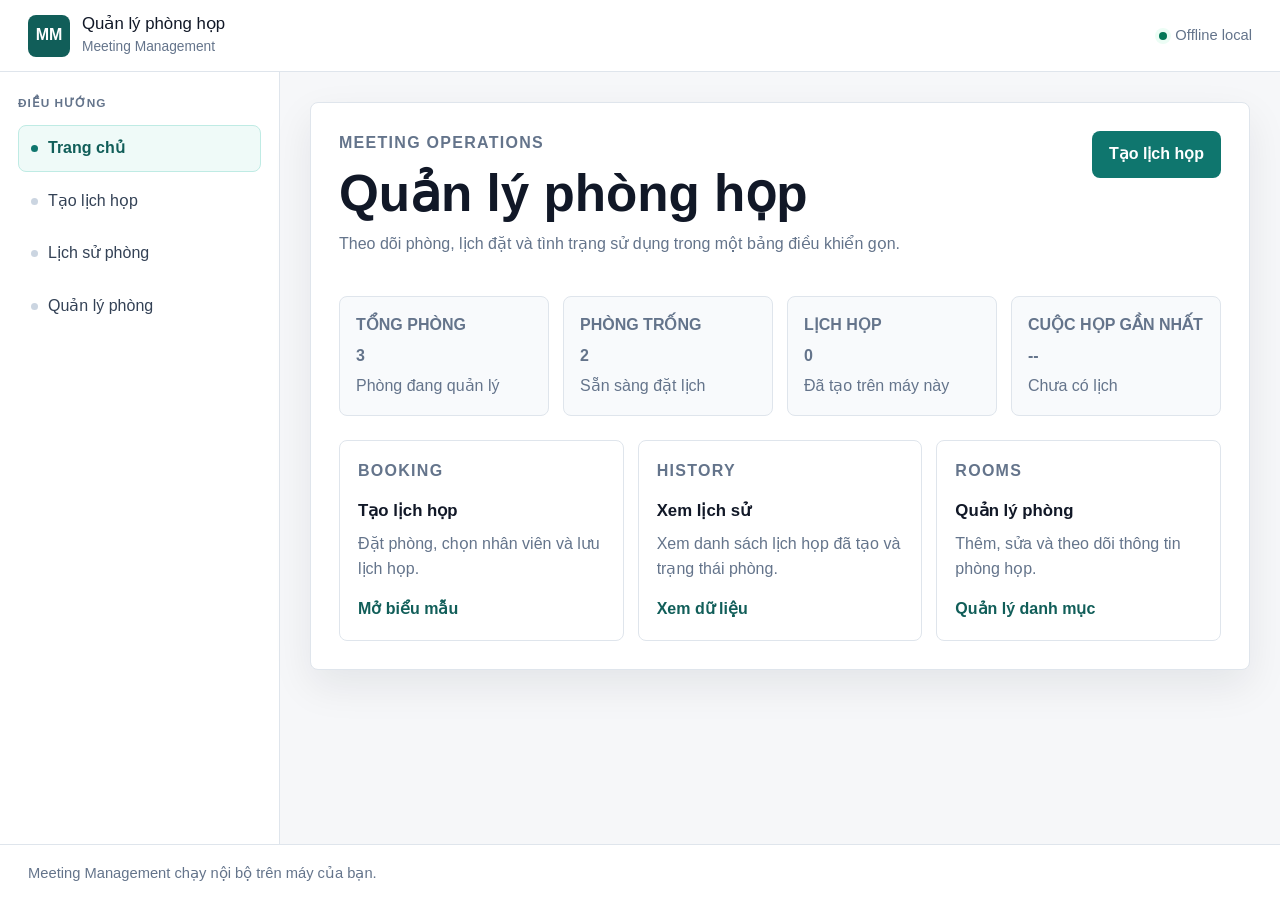
<file: index.html>
<!DOCTYPE html>
<html lang="vi">
  <head>
    <meta charset="UTF-8" />
    <meta name="viewport" content="width=device-width, initial-scale=1.0" />
    <title>Quản lý phòng họp</title>
    <link rel="stylesheet" href="css/style.css" />
  </head>
  <body data-page="home">
    <div data-include="header"></div>

    <div class="layout">
      <aside class="sidebar">
        <div data-include="menu"></div>
      </aside>

      <main class="content">
        <section class="hero">
          <div class="hero-header">
            <div>
              <p class="eyebrow">Meeting operations</p>
              <h1>Quản lý phòng họp</h1>
              <p class="lead">
                Theo dõi phòng, lịch đặt và tình trạng sử dụng trong một bảng điều khiển gọn.
              </p>
            </div>
            <a class="btn primary" href="pages/meeting-form.html">Tạo lịch họp</a>
          </div>

          <div class="summary-grid" aria-label="Tổng quan">
            <div class="metric-card">
              <p class="metric-label">Tổng phòng</p>
              <p class="metric-value" id="totalRooms">0</p>
              <p class="metric-note">Phòng đang quản lý</p>
            </div>
            <div class="metric-card">
              <p class="metric-label">Phòng trống</p>
              <p class="metric-value" id="availableRooms">0</p>
              <p class="metric-note">Sẵn sàng đặt lịch</p>
            </div>
            <div class="metric-card">
              <p class="metric-label">Lịch họp</p>
              <p class="metric-value" id="totalMeetings">0</p>
              <p class="metric-note">Đã tạo trên máy này</p>
            </div>
            <div class="metric-card">
              <p class="metric-label">Cuộc họp gần nhất</p>
              <p class="metric-value" id="nextMeeting">--</p>
              <p class="metric-note" id="nextMeetingRoom">Chưa có lịch</p>
            </div>
          </div>

          <div class="card-grid">
            <a class="card" href="pages/meeting-form.html">
              <p class="card-kicker">Booking</p>
              <h3>Tạo lịch họp</h3>
              <p>Đặt phòng, chọn nhân viên và lưu lịch họp.</p>
              <span class="card-link">Mở biểu mẫu</span>
            </a>
            <a class="card" href="pages/meeting-history.html">
              <p class="card-kicker">History</p>
              <h3>Xem lịch sử</h3>
              <p>Xem danh sách lịch họp đã tạo và trạng thái phòng.</p>
              <span class="card-link">Xem dữ liệu</span>
            </a>
            <a class="card" href="pages/room-management.html">
              <p class="card-kicker">Rooms</p>
              <h3>Quản lý phòng</h3>
              <p>Thêm, sửa và theo dõi thông tin phòng họp.</p>
              <span class="card-link">Quản lý danh mục</span>
            </a>
          </div>
        </section>
      </main>
    </div>

    <div data-include="footer"></div>
    <script src="js/app.js"></script>
  </body>
</html>
</file>
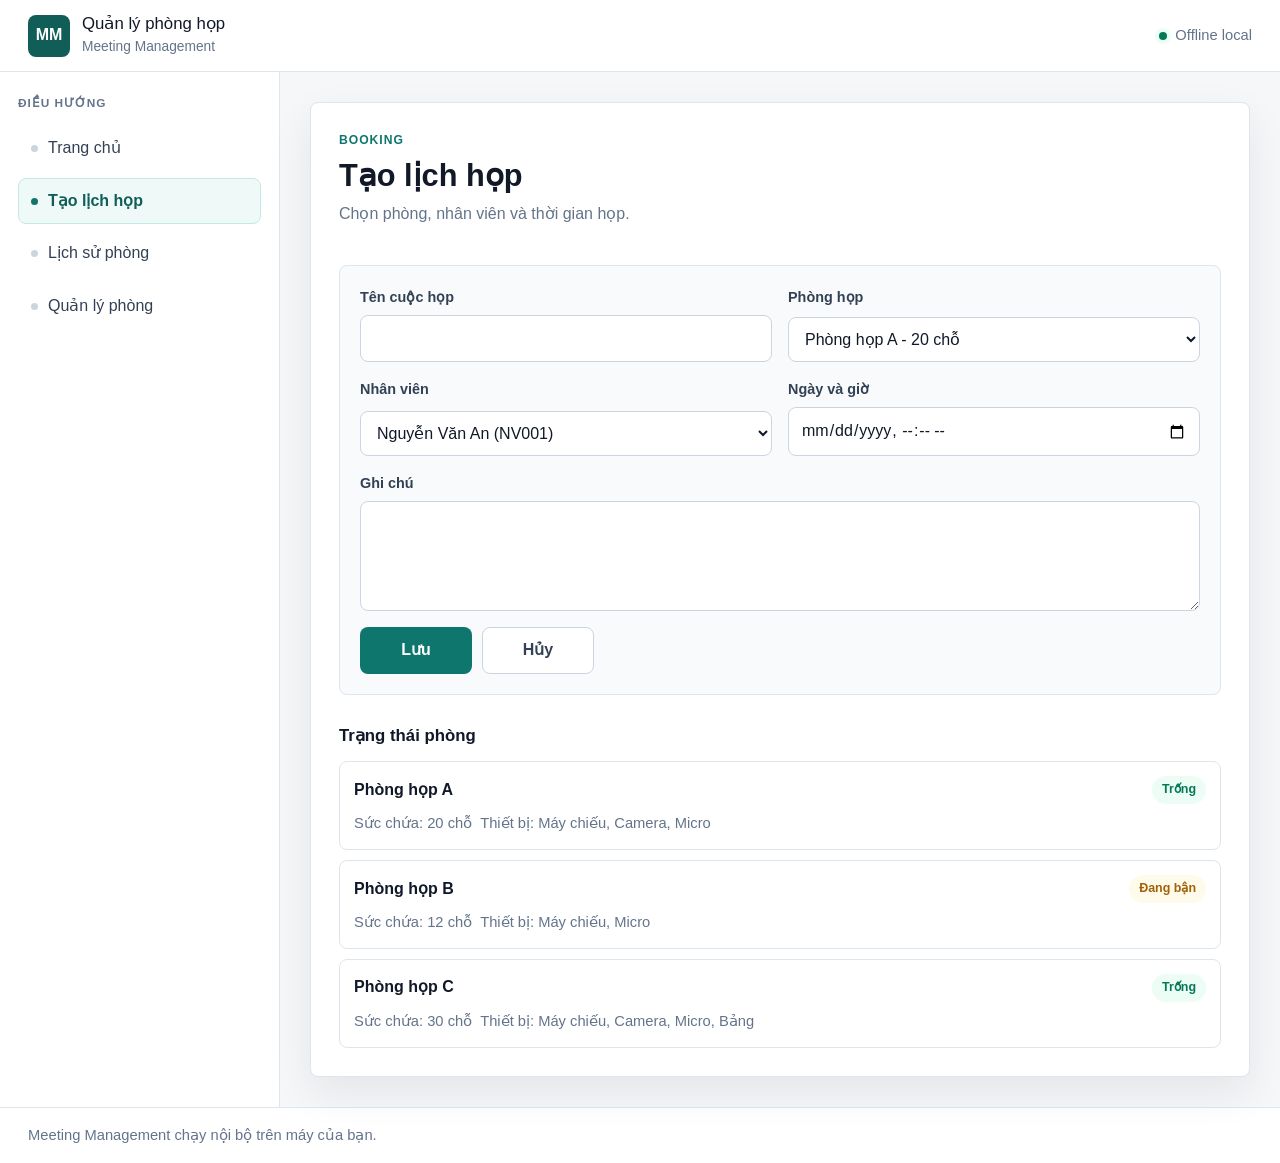
<file: pages/meeting-form.html>
<!DOCTYPE html>
<html lang="vi">
  <head>
    <meta charset="UTF-8" />
    <meta name="viewport" content="width=device-width, initial-scale=1.0" />
    <title>Tạo lịch họp</title>
    <link rel="stylesheet" href="../css/style.css" />
  </head>
  <body data-page="meeting-form">
    <div data-include="header"></div>

    <div class="layout">
      <aside class="sidebar">
        <div data-include="menu"></div>
      </aside>

      <main class="content">
        <section class="panel">
          <div class="page-header">
            <div>
              <p class="eyebrow">Booking</p>
              <h2>Tạo lịch họp</h2>
              <p class="lead">Chọn phòng, nhân viên và thời gian họp.</p>
            </div>
          </div>

          <form id="meetingForm">
            <div class="field">
              <label for="meetingTitle">Tên cuộc họp</label>
              <input id="meetingTitle" name="meetingTitle" required />
            </div>
            <div class="field">
              <label for="roomId">Phòng họp</label>
              <select id="roomId" name="roomId"></select>
            </div>
            <div class="field">
              <label for="employeeId">Nhân viên</label>
              <select id="employeeId" name="employeeId"></select>
            </div>
            <div class="field">
              <label for="meetingDate">Ngày và giờ</label>
              <input id="meetingDate" name="meetingDate" type="datetime-local" required />
            </div>
            <div class="field full">
              <label for="meetingNote">Ghi chú</label>
              <textarea id="meetingNote" name="meetingNote"></textarea>
            </div>
            <div id="formMessage" class="message"></div>
            <div class="actions">
              <button class="btn primary" type="submit">Lưu</button>
              <button class="btn secondary" type="button" id="cancelBtn">Hủy</button>
            </div>
          </form>

          <div class="section-block">
            <h3>Trạng thái phòng</h3>
            <div id="roomStatusList" class="status-list"></div>
          </div>
        </section>
      </main>
    </div>

    <div data-include="footer"></div>
    <script src="../js/app.js"></script>
  </body>
</html>
</file>
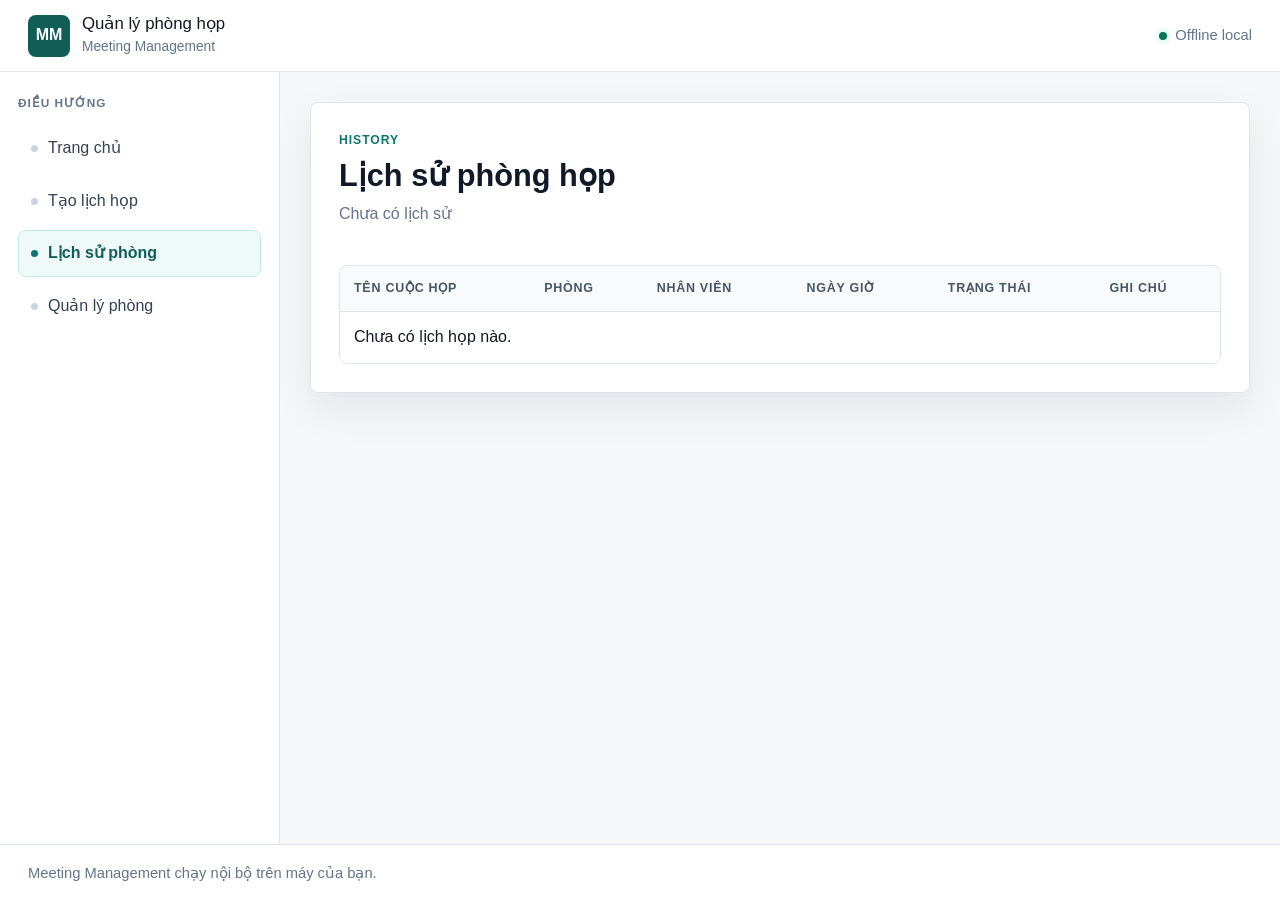
<file: pages/meeting-history.html>
<!DOCTYPE html>
<html lang="vi">
  <head>
    <meta charset="UTF-8" />
    <meta name="viewport" content="width=device-width, initial-scale=1.0" />
    <title>Lịch sử phòng họp</title>
    <link rel="stylesheet" href="../css/style.css" />
  </head>
  <body data-page="meeting-history">
    <div data-include="header"></div>

    <div class="layout">
      <aside class="sidebar">
        <div data-include="menu"></div>
      </aside>

      <main class="content">
        <section class="panel">
          <div class="page-header">
            <div>
              <p class="eyebrow">History</p>
              <h2>Lịch sử phòng họp</h2>
              <p id="historySummary" class="lead">Đang tải...</p>
            </div>
          </div>
          <div class="table-wrap">
            <table>
              <thead>
                <tr>
                  <th>Tên cuộc họp</th>
                  <th>Phòng</th>
                  <th>Nhân viên</th>
                  <th>Ngày giờ</th>
                  <th>Trạng thái</th>
                  <th>Ghi chú</th>
                </tr>
              </thead>
              <tbody id="historyTableBody"></tbody>
            </table>
          </div>
        </section>
      </main>
    </div>

    <div data-include="footer"></div>
    <script src="../js/app.js"></script>
  </body>
</html>
</file>
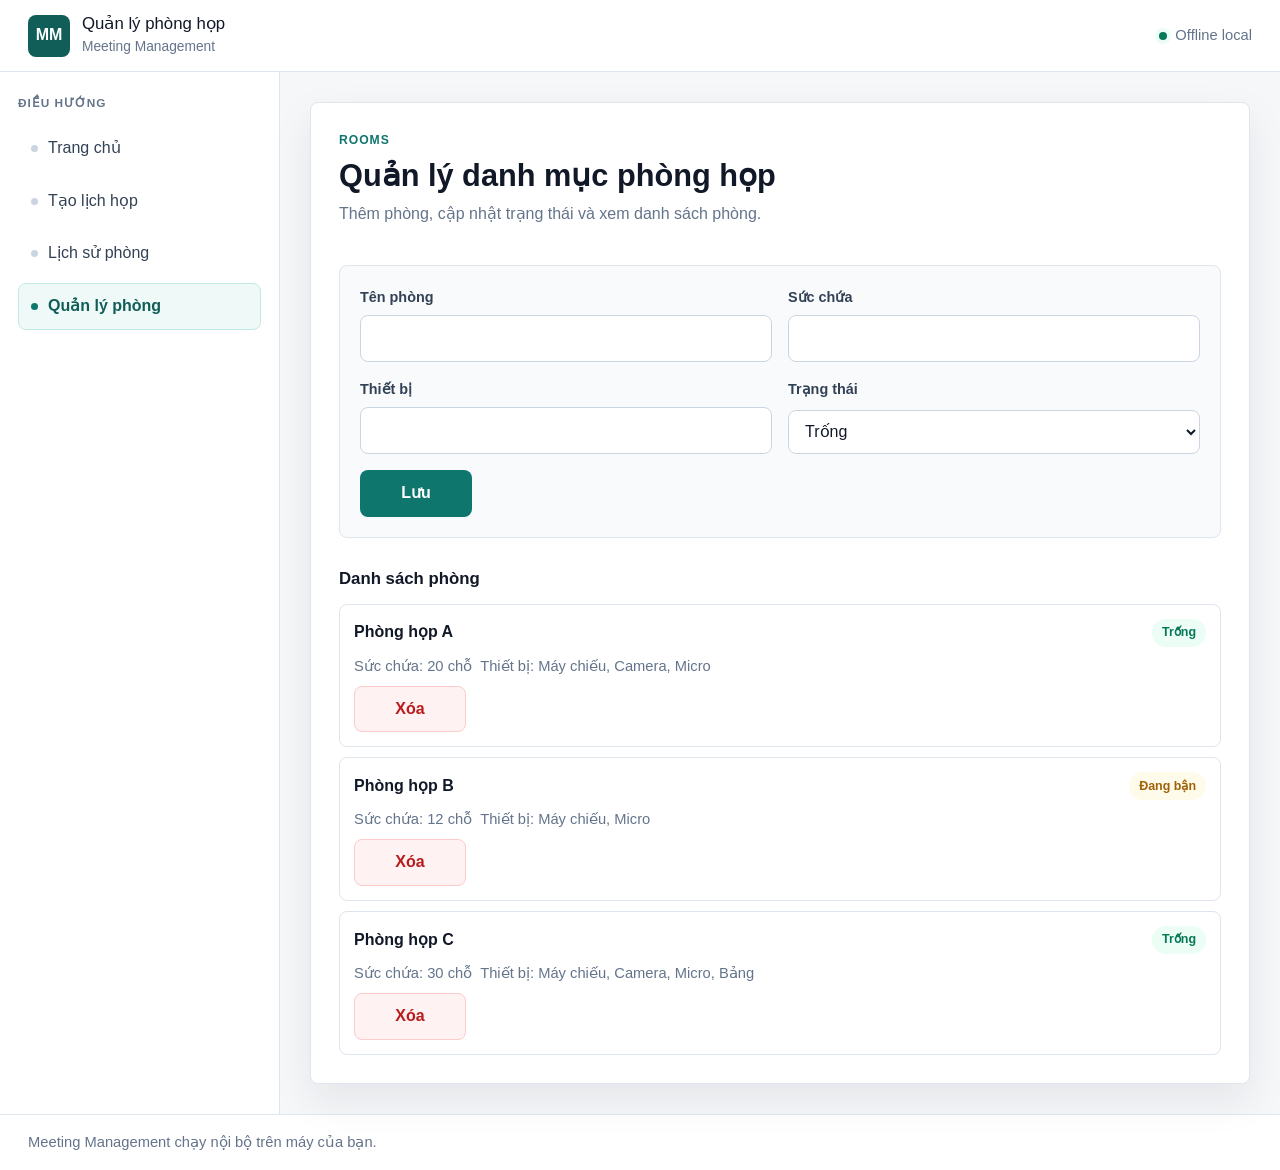
<file: pages/room-management.html>
<!DOCTYPE html>
<html lang="vi">
  <head>
    <meta charset="UTF-8" />
    <meta name="viewport" content="width=device-width, initial-scale=1.0" />
    <title>Quản lý phòng</title>
    <link rel="stylesheet" href="../css/style.css" />
  </head>
  <body data-page="room-management">
    <div data-include="header"></div>

    <div class="layout">
      <aside class="sidebar">
        <div data-include="menu"></div>
      </aside>

      <main class="content">
        <section class="panel">
          <div class="page-header">
            <div>
              <p class="eyebrow">Rooms</p>
              <h2>Quản lý danh mục phòng họp</h2>
              <p class="lead">Thêm phòng, cập nhật trạng thái và xem danh sách phòng.</p>
            </div>
          </div>

          <form id="roomForm">
            <div class="field">
              <label for="roomName">Tên phòng</label>
              <input id="roomName" name="roomName" required />
            </div>
            <div class="field">
              <label for="roomCapacity">Sức chứa</label>
              <input id="roomCapacity" name="roomCapacity" type="number" min="1" required />
            </div>
            <div class="field">
              <label for="roomEquipment">Thiết bị</label>
              <input id="roomEquipment" name="roomEquipment" required />
            </div>
            <div class="field">
              <label for="roomStatus">Trạng thái</label>
              <select id="roomStatus" name="roomStatus">
                <option value="Trống">Trống</option>
                <option value="Đang bận">Đang bận</option>
              </select>
            </div>
            <div id="roomMessage" class="message"></div>
            <div class="actions">
              <button class="btn primary" type="submit">Lưu</button>
            </div>
          </form>

          <div class="section-block">
            <h3>Danh sách phòng</h3>
            <div id="roomList" class="room-list"></div>
          </div>
        </section>
      </main>
    </div>

    <div data-include="footer"></div>
    <script src="../js/app.js"></script>
  </body>
</html>
</file>
<file: css/style.css>
:root {
  --primary: #0f766e;
  --primary-dark: #115e59;
  --accent: #b45309;
  --bg: #f6f7f9;
  --surface: #ffffff;
  --surface-alt: #f8fafc;
  --border: #dfe5ec;
  --border-strong: #cbd5e1;
  --text: #111827;
  --muted: #64748b;
  --danger: #b91c1c;
  --danger-bg: #fef2f2;
  --success: #047857;
  --success-bg: #ecfdf5;
  --warning: #a16207;
  --warning-bg: #fffbeb;
  --shadow: 0 16px 40px rgba(15, 23, 42, 0.08);
}

* {
  box-sizing: border-box;
}

html {
  background: var(--bg);
}

body {
  margin: 0;
  font-family: "Segoe UI", Tahoma, Geneva, Verdana, sans-serif;
  background: var(--bg);
  color: var(--text);
  line-height: 1.55;
}

a {
  color: inherit;
}

.header {
  position: sticky;
  top: 0;
  z-index: 20;
  display: flex;
  align-items: center;
  justify-content: space-between;
  gap: 20px;
  min-height: 72px;
  padding: 14px 28px;
  background: rgba(255, 255, 255, 0.94);
  border-bottom: 1px solid var(--border);
  backdrop-filter: blur(12px);
}

.brand {
  display: flex;
  align-items: center;
  gap: 12px;
}

.brand-mark {
  display: grid;
  place-items: center;
  width: 42px;
  height: 42px;
  border-radius: 8px;
  background: var(--primary-dark);
  color: #fff;
  font-weight: 800;
  letter-spacing: 0;
}

.brand-title {
  margin: 0;
  font-size: 1.05rem;
  line-height: 1.2;
}

.brand-subtitle {
  margin: 2px 0 0;
  color: var(--muted);
  font-size: 0.86rem;
}

.header-meta,
.footer {
  color: var(--muted);
  font-size: 0.92rem;
}

.header-meta {
  display: inline-flex;
  align-items: center;
  gap: 8px;
  white-space: nowrap;
}

.header-meta::before {
  content: "";
  width: 8px;
  height: 8px;
  border-radius: 999px;
  background: var(--success);
  box-shadow: 0 0 0 4px var(--success-bg);
}

.layout {
  display: grid;
  grid-template-columns: 280px minmax(0, 1fr);
  min-height: calc(100vh - 128px);
}

.sidebar {
  background: #fff;
  border-right: 1px solid var(--border);
  padding: 22px 18px;
}

.sidebar-title {
  margin: 0 0 12px;
  color: var(--muted);
  font-size: 0.74rem;
  font-weight: 700;
  letter-spacing: 0.08em;
  text-transform: uppercase;
}

.menu {
  display: flex;
  flex-direction: column;
  gap: 6px;
}

.menu a {
  display: flex;
  align-items: center;
  gap: 10px;
  min-height: 42px;
  padding: 10px 12px;
  color: #334155;
  text-decoration: none;
  border: 1px solid transparent;
  border-radius: 8px;
  transition: background 160ms ease, border-color 160ms ease, color 160ms ease;
}

.menu a::before {
  content: "";
  width: 7px;
  height: 7px;
  border-radius: 999px;
  background: var(--border-strong);
}

.menu a:hover,
.menu a.active {
  color: var(--primary-dark);
  background: #effaf8;
  border-color: #bfebe4;
}

.menu a.active {
  font-weight: 700;
}

.menu a:hover::before,
.menu a.active::before {
  background: var(--primary);
}

.content {
  width: 100%;
  padding: 30px;
}

.page-header,
.hero-header {
  display: flex;
  align-items: flex-start;
  justify-content: space-between;
  gap: 24px;
  margin-bottom: 22px;
}

.eyebrow {
  margin: 0 0 8px;
  color: var(--primary);
  font-size: 0.76rem;
  font-weight: 800;
  letter-spacing: 0.08em;
  text-transform: uppercase;
}

h1,
h2,
h3,
p {
  margin-top: 0;
}

h1,
h2 {
  margin-bottom: 8px;
  line-height: 1.16;
  letter-spacing: 0;
}

h1 {
  max-width: 760px;
  font-size: clamp(2rem, 4vw, 3.6rem);
}

h2 {
  font-size: clamp(1.5rem, 2.4vw, 2.2rem);
}

h3 {
  margin-bottom: 8px;
  font-size: 1.05rem;
}

.lead,
.hero p,
.panel > .small {
  max-width: 720px;
  color: var(--muted);
  font-size: 1rem;
}

.hero,
.panel {
  width: min(1180px, 100%);
  margin: 0 auto;
  background: var(--surface);
  border: 1px solid var(--border);
  border-radius: 8px;
  padding: 28px;
  box-shadow: var(--shadow);
}

.hero {
  overflow: hidden;
}

.summary-grid {
  display: grid;
  grid-template-columns: repeat(4, minmax(0, 1fr));
  gap: 14px;
  margin: 24px 0;
}

.metric-card {
  min-height: 112px;
  padding: 16px;
  background: var(--surface-alt);
  border: 1px solid var(--border);
  border-radius: 8px;
}

.metric-label {
  margin: 0 0 10px;
  color: var(--muted);
  font-size: 0.82rem;
  font-weight: 700;
  text-transform: uppercase;
}

.metric-value {
  margin: 0;
  font-size: 2rem;
  font-weight: 800;
  line-height: 1;
}

.metric-note {
  margin: 10px 0 0;
  color: var(--muted);
  font-size: 0.9rem;
}

.card-grid {
  display: grid;
  grid-template-columns: repeat(3, minmax(0, 1fr));
  gap: 14px;
  margin-top: 18px;
}

.card {
  display: flex;
  flex-direction: column;
  min-height: 170px;
  padding: 18px;
  color: var(--text);
  text-decoration: none;
  background: #fff;
  border: 1px solid var(--border);
  border-radius: 8px;
  transition: border-color 160ms ease, box-shadow 160ms ease, transform 160ms ease;
}

.card:hover {
  border-color: #99d6cd;
  box-shadow: 0 14px 30px rgba(15, 118, 110, 0.12);
  transform: translateY(-2px);
}

.card-kicker {
  margin: 0 0 14px;
  color: var(--accent);
  font-size: 0.75rem;
  font-weight: 800;
  letter-spacing: 0.08em;
  text-transform: uppercase;
}

.card p {
  color: var(--muted);
}

.card-link {
  margin-top: auto;
  color: var(--primary-dark);
  font-weight: 700;
}

form {
  display: grid;
  grid-template-columns: repeat(2, minmax(0, 1fr));
  gap: 16px;
  margin-top: 22px;
  padding: 20px;
  background: var(--surface-alt);
  border: 1px solid var(--border);
  border-radius: 8px;
}

.field {
  display: grid;
  gap: 7px;
}

.field.full,
.message,
.actions {
  grid-column: 1 / -1;
}

label {
  color: #334155;
  font-size: 0.9rem;
  font-weight: 700;
}

input,
select,
textarea,
button {
  width: 100%;
  min-height: 42px;
  font: inherit;
  color: var(--text);
}

input,
select,
textarea {
  padding: 10px 12px;
  background: #fff;
  border: 1px solid var(--border-strong);
  border-radius: 8px;
  outline: none;
  transition: border-color 150ms ease, box-shadow 150ms ease;
}

input:focus,
select:focus,
textarea:focus {
  border-color: var(--primary);
  box-shadow: 0 0 0 3px rgba(15, 118, 110, 0.14);
}

textarea {
  min-height: 110px;
  resize: vertical;
}

.actions {
  display: flex;
  flex-wrap: wrap;
  gap: 10px;
}

.btn {
  display: inline-flex;
  align-items: center;
  justify-content: center;
  width: auto;
  min-width: 112px;
  padding: 10px 16px;
  cursor: pointer;
  border: 1px solid transparent;
  border-radius: 8px;
  font-weight: 750;
  text-decoration: none;
  transition: background 160ms ease, border-color 160ms ease, transform 160ms ease;
}

.btn:hover {
  transform: translateY(-1px);
}

.btn.primary {
  color: #fff;
  background: var(--primary);
}

.btn.primary:hover {
  background: var(--primary-dark);
}

.btn.secondary {
  color: #334155;
  background: #fff;
  border-color: var(--border-strong);
}

.btn.danger {
  color: var(--danger);
  background: var(--danger-bg);
  border-color: #fecaca;
}

.message {
  display: none;
  padding: 11px 12px;
  border: 1px solid #bfdbfe;
  border-radius: 8px;
  background: #eff6ff;
  color: #1d4ed8;
  font-weight: 650;
}

.message.show {
  display: block;
}

.message.error {
  background: var(--danger-bg);
  border-color: #fecaca;
  color: var(--danger);
}

.message.success {
  background: var(--success-bg);
  border-color: #bbf7d0;
  color: var(--success);
}

.section-block {
  margin-top: 28px;
}

.section-block h3 {
  margin-bottom: 12px;
}

.status-list,
.room-list {
  display: grid;
  gap: 10px;
  margin-top: 12px;
}

.status-item,
.room-item {
  display: grid;
  gap: 8px;
  padding: 14px;
  background: #fff;
  border: 1px solid var(--border);
  border-radius: 8px;
}

.item-heading {
  display: flex;
  align-items: center;
  justify-content: space-between;
  gap: 12px;
}

.item-title {
  font-weight: 800;
}

.meta-row {
  display: flex;
  flex-wrap: wrap;
  gap: 8px;
  color: var(--muted);
  font-size: 0.92rem;
}

.status-badge {
  display: inline-flex;
  align-items: center;
  justify-content: center;
  min-height: 28px;
  padding: 4px 10px;
  border-radius: 999px;
  font-size: 0.78rem;
  font-weight: 800;
  white-space: nowrap;
}

.status-badge.available {
  color: var(--success);
  background: var(--success-bg);
}

.status-badge.busy {
  color: var(--warning);
  background: var(--warning-bg);
}

.table-wrap {
  width: 100%;
  overflow-x: auto;
  margin-top: 18px;
  border: 1px solid var(--border);
  border-radius: 8px;
}

table {
  width: 100%;
  min-width: 760px;
  border-collapse: collapse;
  background: #fff;
}

th,
td {
  text-align: left;
  padding: 13px 14px;
  border-bottom: 1px solid var(--border);
  vertical-align: top;
}

th {
  color: #475569;
  background: var(--surface-alt);
  font-size: 0.78rem;
  letter-spacing: 0.06em;
  text-transform: uppercase;
}

tbody tr:hover {
  background: #fbfefd;
}

tbody tr:last-child td {
  border-bottom: 0;
}

.small {
  color: var(--muted);
  font-size: 0.95rem;
}

.footer {
  display: flex;
  align-items: center;
  min-height: 56px;
  padding: 14px 28px;
  background: #fff;
  border-top: 1px solid var(--border);
}

.footer p {
  margin: 0;
}

@media (max-width: 1040px) {
  .summary-grid,
  .card-grid {
    grid-template-columns: repeat(2, minmax(0, 1fr));
  }
}

@media (max-width: 800px) {
  .header {
    position: static;
    align-items: flex-start;
    flex-direction: column;
  }

  .layout {
    grid-template-columns: 1fr;
  }

  .sidebar {
    border-right: 0;
    border-bottom: 1px solid var(--border);
  }

  .menu {
    display: grid;
    grid-template-columns: repeat(2, minmax(0, 1fr));
  }

  .content {
    padding: 18px;
  }

  .page-header,
  .hero-header {
    flex-direction: column;
  }

  .summary-grid,
  .card-grid,
  form {
    grid-template-columns: 1fr;
  }

  .hero,
  .panel {
    padding: 20px;
  }
}

@media (max-width: 520px) {
  .header,
  .footer {
    padding-inline: 18px;
  }

  .menu {
    grid-template-columns: 1fr;
  }

  .summary-grid {
    gap: 10px;
  }

  .item-heading {
    align-items: flex-start;
    flex-direction: column;
  }

  .actions .btn {
    width: 100%;
  }
}
</file>
